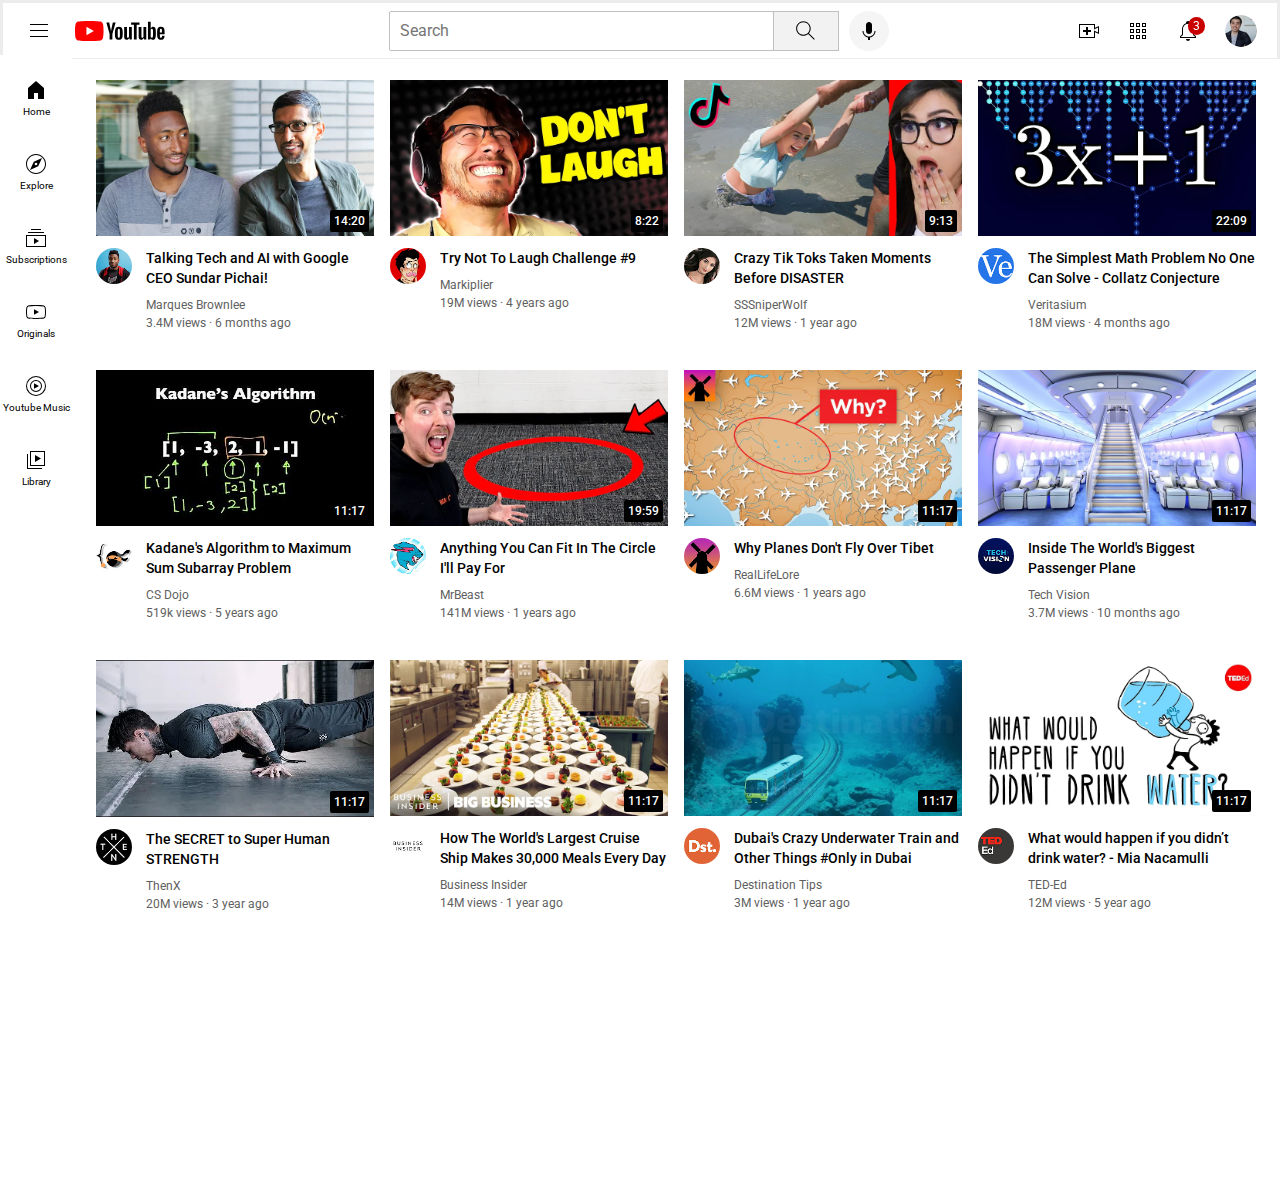
<file: index.html>
<!DOCTYPE html>
<html>
    <head>
        <title>youtube.com</title>

        <link rel="preconnect" href="https://fonts.googleapis.com">
        <link rel="preconnect" href="https://fonts.gstatic.com" crossorigin>
        <link href="https://fonts.googleapis.com/css2?family=Montserrat:wght@500&family=Roboto:wght@400;500;700&display=swap" rel="stylesheet">

        <link rel="stylesheet" href="styles/general.css">
        <link rel="stylesheet" href="styles/header.css">
        <link rel="stylesheet" href="styles/video.css">
        <link rel="stylesheet" href="styles/sidebar.css">


    </head>
    <body>
        <div class="header">
            <div class="left-section">
                <img class="hamburger-menu" 
                src="icons/hamburger-menu.svg">
                <img class="youtube-logo"
                src="icons/youtube-logo.svg">
                

            </div>
            <div class="middle-section">
                <input class="search-bar" type="text" placeholder="Search">
                <button class="search-button">
                    <img class="search-icon"  src="icons/search.svg">
                    <div class="tooltip">Search</div>
                </button>
                <button class="voice-search-button">
                    <img class="voice-search-icon" src="icons/voice-search-icon.svg">
                    <div class="tooltip">Search with your voice</div>
                </button>
            </div>
            <div class="right-section">
                <div class="upload-icon-container">
                    <img class="upload-icon" src="icons/upload.svg">
                    <div class="tooltip">Create</div>
                </div>
                <div class="app-icon-container">
                    <img class="youtube-apps-icon" src="icons/youtube-apps.svg">
                    <div class="tooltip">YouTube apps</div>

                </div>
                
                <div class="notifications-icon-container">
                    <div class="notifications-icon-container">
                    <img class="notifications-icon" src="icons/notifications.svg">
                    <div class="notifications-count">3</div>
                    <div class="tooltip">Notifications</div>
                    </div>
                </div>
                
                <img class="current-user-pic" src="profiiles/my-channel.jpeg">
            </div>
            
        </div>

        <div class="sidebar">
            <div class="sidebar-link">
                <img src="icons/home.svg">
                <div>Home</div>

            </div>
            <div class="sidebar-link">
                <img src="icons/explore.svg">
                <div>Explore</div>

            </div>
            <div class="sidebar-link">
                <img src="icons/subscriptions.svg">
                <div>Subscriptions</div>

            </div>
            <div class="sidebar-link">
                <img src="icons/originals.svg">
                <div>Originals</div>

            </div>
            <div class="sidebar-link">
                <img src="icons/youtube-music.svg">
                <div>Youtube Music</div>

            </div>
            <div class="sidebar-link">
                <img src="icons/library.svg">
                <div>Library</div>

            </div>
        

        </div>
        

        <div class="video-grid">
            <div class="video-preview">
                <div class="thumbnail-row">
                    <img class="thumbnail-1"  src="thumbnails/thumbnail-1.webp">
                    <div class="video-time">14:20</div>
                </div>
                <div class="video-info-grid">
                    <div class="channel-picture">
                        <img class="profile" src="profiiles/channel-1.jpeg">
                    </div>
                    <div class="video-info">
                        <p class="video-title" >
                            Talking Tech and AI with Google CEO Sundar Pichai!
                            </p>
                            <p class="video-creator" >
                            Marques Brownlee
                            </p>
                            <p class="views" >
                            3.4M views &#183; 6 months ago
                            </p>
                    </div>
                    
                </div>
    
            </div>
    
    
    
            <div class="video-preview">
                <div class="thumbnail-row">
                    <img class="thumbnail-1"  src="thumbnails/thumbnail-2.webp">
                    <div class="video-time">8:22</div>
                </div>
                <div class="video-info-grid">
                    <div class="channel-picture">
                        <img class="profile" src="profiiles/channel-2.jpeg">
                    </div>
                    <div class="video-info">
                        <p class="video-title" >
                            Try Not To Laugh Challenge #9
                            </p>
                            <p class="video-creator" >
                                Markiplier
                            </p>
                            <p class="views" >
                                19M views &#183; 4 years ago
                            </p>
                    </div>
                    
                </div>
    
            </div>
    
            <div class="video-preview">
                <div class="thumbnail-row">
                    <img class="thumbnail-1"  src="thumbnails/thumbnail-3.webp">
                    <div class="video-time">9:13</div>
                </div>
                <div class="video-info-grid">
                    <div class="channel-picture">
                        <img class="profile" src="profiiles/channel-3.jpeg">
                    </div>
                    <div class="video-info">
                        <p class="video-title" >
                            Crazy Tik Toks Taken Moments Before DISASTER
                            </p>
                            <p class="video-creator" >
                                SSSniperWolf
                            </p>
                            <p class="views" >
                                12M views  &#183; 1 year ago
                            </p>
                    </div>
                    
                </div>
    
            </div>
    
    
    
            <div class="video-preview">
                <div class="thumbnail-row">
                    <img class="thumbnail-1"  src="thumbnails/thumbnail-4.webp">
                    <div class="video-time">22:09</div>
                </div>
                <div class="video-info-grid">
                    <div class="channel-picture">
                        <img class="profile" src="profiiles/channel-4.jpeg">
                    </div>
                    <div class="video-info">
                        <p class="video-title" >
                            The Simplest Math Problem No One Can Solve - Collatz Conjecture
                            </p>
                            <p class="video-creator" >
                                Veritasium
                            </p>
                            <p class="views" >
                                18M views &#183; 4 months ago
                            </p>
                    </div>
                    
                </div>
    
            </div>
    
            <div class="video-preview">
                <div class="thumbnail-row">
                    <img class="thumbnail-1"  src="thumbnails/thumbnail-5.webp">
                    <div class="video-time">11:17</div>
                </div>
                <div class="video-info-grid">
                    <div class="channel-picture">
                        <img class="profile" src="profiiles/channel-5.jpeg">
                    </div>
                    <div class="video-info">
                        <p class="video-title" >
                            Kadane's Algorithm to Maximum Sum Subarray Problem
                            </p>
                            <p class="video-creator" >
                                CS Dojo
                            </p>
                            <p class="views" >
                               519k views &#183; 5 years ago
                            </p>
                    </div>
                    
                </div>
    
            </div>
    
    
    
            <div class="video-preview">
                <div class="thumbnail-row">
                    <img class="thumbnail-1"  src="thumbnails/thumbnail-6.webp">
                    <div class="video-time">19:59</div>
                </div>
                <div class="video-info-grid">
                    <div class="channel-picture">
                        <img class="profile" src="profiiles/channel-6.jpeg">
                    </div>
                    <div class="video-info">
                        <p class="video-title" >
                            Anything You Can Fit In The Circle I&apos;ll Pay For
                            </p>
                            <p class="video-creator" >
                                MrBeast
                            </p>
                            <p class="views" >
                                141M views &#183; 1 years ago
                            </p>
                    </div>
                    
                </div>
    
            </div>


            <div class="video-preview">
                <div class="thumbnail-row">
                    <img class="thumbnail-1"  src="thumbnails/thumbnail-7.webp">
                    <div class="video-time">11:17</div>
                </div>
                <div class="video-info-grid">
                    <div class="channel-picture">
                        <img class="profile" src="profiiles/channel-7.jpeg">
                    </div>
                    <div class="video-info">
                        <p class="video-title" >
                            Why Planes Don't Fly Over Tibet
                            </p>
                            <p class="video-creator" >
                                RealLifeLore
                            </p>
                            <p class="views" >
                                6.6M views &#183; 1 years ago
                            </p>
                    </div>
                    
                </div>
    
            </div>


            <div class="video-preview">
                <div class="thumbnail-row">
                    <img class="thumbnail-1"  src="thumbnails/thumbnail-8.webp">
                    <div class="video-time">11:17</div>
                </div>
                <div class="video-info-grid">
                    <div class="channel-picture">
                        <img class="profile" src="profiiles/channel-8.jpeg">
                    </div>
                    <div class="video-info">
                        <p class="video-title" >
                            Inside The World's Biggest Passenger Plane
                            </p>
                            <p class="video-creator" >
                                Tech Vision
                            </p>
                            <p class="views" >
                                3.7M views  &#183; 10 months ago
                            </p>
                    </div>
                    
                </div>
    
            </div>


            <div class="video-preview">
                <div class="thumbnail-row">
                    <img class="thumbnail-1"  src="thumbnails/thumbnail-9.webp">
                    <div class="video-time">11:17</div>
                </div>
                <div class="video-info-grid">
                    <div class="channel-picture">
                        <img class="profile" src="profiiles/channel-9.jpeg">
                    </div>
                    <div class="video-info">
                        <p class="video-title" >
                            The SECRET to Super Human STRENGTH
                            </p>
                            <p class="video-creator" >
                                ThenX
                            </p>
                            <p class="views" >
                                20M views  &#183; 3 year ago
                            </p>
                    </div>
                    
                </div>
    
            </div>


            <div class="video-preview">
                <div class="thumbnail-row">
                    <img class="thumbnail-1"  src="thumbnails/thumbnail-10.webp">
                    <div class="video-time">11:17</div>
                </div>
                <div class="video-info-grid">
                    <div class="channel-picture">
                        <img class="profile" src="profiiles/channel-10.jpeg">
                    </div>
                    <div class="video-info">
                        <p class="video-title" >
                            How The World's Largest Cruise Ship Makes 30,000 Meals Every Day
                            </p>
                            <p class="video-creator" >
                                Business Insider
                            </p>
                            <p class="views" >
                                14M views  &#183; 1 year ago
                            </p>
                    </div>
                    
                </div>
    
            </div>

            <div class="video-preview">
                <div class="thumbnail-row">
                    <img class="thumbnail-1"  src="thumbnails/thumbnail-11.webp">
                    <div class="video-time">11:17</div>
                </div>
                <div class="video-info-grid">
                    <div class="channel-picture">
                        <img class="profile" src="profiiles/channel-11.jpeg">
                    </div>
                    <div class="video-info">
                        <p class="video-title" >
                            Dubai's Crazy Underwater Train and Other Things #Only in Dubai
                            </p>
                            <p class="video-creator" >
                                Destination Tips
                            </p>
                            <p class="views" >
                                3M views  &#183; 1 year ago
                            </p>
                    </div>
                    
                </div>
    
            </div>

            <div class="video-preview">
                <div class="thumbnail-row">
                    <img class="thumbnail-1"  src="thumbnails/thumbnail-12.webp">
                    <div class="video-time">11:17</div>
                </div>
                <div class="video-info-grid">
                    <div class="channel-picture">
                        <img class="profile" src="profiiles/channel-12.jpeg">
                    </div>
                    <div class="video-info">
                        <p class="video-title" >
                            What would happen if you didn’t drink water? - Mia Nacamulli
                            </p>
                            <p class="video-creator" >
                                TED-Ed
                            </p>
                            <p class="views" >
                                12M views  &#183; 5 year ago
                            </p>
                    </div>
                    
                </div>
    
            </div>




            


        </div>




        
        
    </body>
</html>
</file>
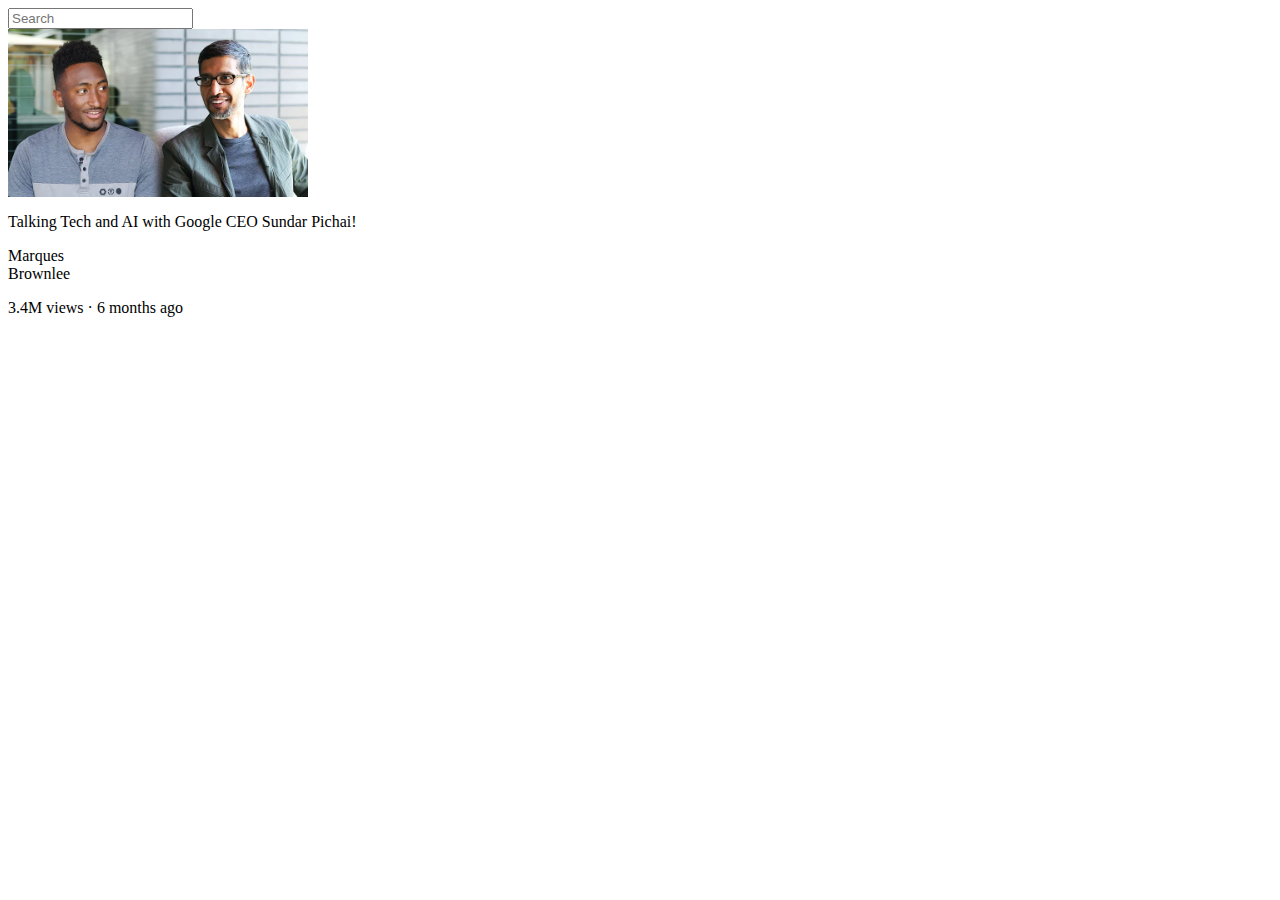
<file: thumbnails/youtube.com.html>
<!DOCTYPE html>
<!-- saved from url=(0034)http://127.0.0.1:5500/youtube.html -->
<html><head><meta http-equiv="Content-Type" content="text/html; charset=UTF-8">
        <title>youtube.com</title>
        <style>
            .thumbnail-1{
                width:300px;
                display:block;
            }
            .search-bar{

            }
            .video-creator{
                font-family:Roboto;
                width:72px;
            }

        </style>
        

    </head>
    <body>
        <input class="search-bar" type="text" placeholder="Search">
        <img class="thumbnail-1" src="./youtube.com_files/thumbnail-1.webp">
        <p class="video-title">
            Talking Tech and AI with Google CEO Sundar Pichai!
        </p>
        <p class="video-creator">
            Marques Brownlee
        </p>
        <p class="views">
            3.4M views · 6 months ago
        </p>
        
         
        

    <!-- Code injected by live-server -->
<script>
	// <![CDATA[  <-- For SVG support
	if ('WebSocket' in window) {
		(function () {
			function refreshCSS() {
				var sheets = [].slice.call(document.getElementsByTagName("link"));
				var head = document.getElementsByTagName("head")[0];
				for (var i = 0; i < sheets.length; ++i) {
					var elem = sheets[i];
					var parent = elem.parentElement || head;
					parent.removeChild(elem);
					var rel = elem.rel;
					if (elem.href && typeof rel != "string" || rel.length == 0 || rel.toLowerCase() == "stylesheet") {
						var url = elem.href.replace(/(&|\?)_cacheOverride=\d+/, '');
						elem.href = url + (url.indexOf('?') >= 0 ? '&' : '?') + '_cacheOverride=' + (new Date().valueOf());
					}
					parent.appendChild(elem);
				}
			}
			var protocol = window.location.protocol === 'http:' ? 'ws://' : 'wss://';
			var address = protocol + window.location.host + window.location.pathname + '/ws';
			var socket = new WebSocket(address);
			socket.onmessage = function (msg) {
				if (msg.data == 'reload') window.location.reload();
				else if (msg.data == 'refreshcss') refreshCSS();
			};
			if (sessionStorage && !sessionStorage.getItem('IsThisFirstTime_Log_From_LiveServer')) {
				console.log('Live reload enabled.');
				sessionStorage.setItem('IsThisFirstTime_Log_From_LiveServer', true);
			}
		})();
	}
	else {
		console.error('Upgrade your browser. This Browser is NOT supported WebSocket for Live-Reloading.');
	}
	// ]]>
</script>

</body></html>
</file>
<file: styles/general.css>
p{
    font-family: Roboto,Arial;
    margin-top: 0;
    margin-bottom: 0;
}
body{
    height: 1100px;
    margin: 0;
    padding-top: 80px;
    padding-left: 96px;
    padding-right: 24px;
    background-color: rgb(255, 255, 255);
}
</file>
<file: styles/header.css>
.header{
    
    height: 55px;
    display: flex;
    flex-direction: row;
    justify-content: space-between;
    position: fixed;
    top: 0;
    left: 0;
    right: 0;
    z-index: 100;
    background-color: rgb(255, 255, 255);
    border-bottom-width: 1px;
    border-style: solid;
    border-color: rgb(236, 236, 236);
    
}
.left-section{
    display: flex;
    align-items: center; 
}
.hamburger-menu{
    height: 24px;
    margin-left: 24px;
    margin-right: 24px;
}
.youtube-logo{
    height: 20px;

}
.middle-section{
    flex:1;
    margin-left: 70px;
    margin-right: 35px;
    max-width: 500px;
    display: flex;
    align-items: center;

}
.search-bar{
    flex:1;
    height: 36px;
    padding-left: 10px;
    font-size: 16px;
    border-width: 1px;
    border-style: solid;
    border-color: rgb(193, 192, 192);
    border-radius: 2px;
    box-shadow: inset 0px 0px 1spx 
    rgb(201, 200, 200);
    width: 0;


}
.search-bar::placeholder{
    font-family: Roboto, Arial;
    font-size: 16px;
    
}
.search-button{
    height: 40px;
    width: 66px;
    background-color: rgb(242, 242, 242);
    border-width: 1px;
    border-style: solid;
    border-color: rgb(193, 192, 192);
    margin-left: -1px;
    box-shadow: inset 0px 0px 1spx 
    rgb(201, 200, 200);
    margin-right: 10px;

    
}

.search-button,
.voice-search-button,
.upload-icon-container,
.app-icon-container,
.notifications-icon-container{
    display: flex;
    justify-content: center;
    align-items: center;
    position: relative;
}
.search-button .tooltip,
.voice-search-button .tooltip,
.upload-icon-container .tooltip,
.app-icon-container .tooltip,
.notifications-icon-container .tooltip{
    font-family: roboto,arial;
    position: absolute;
    background-color: grey;
    color: white;
    padding-top: 4px;
    padding-bottom: 4px;
    padding-right: 8px;
    padding-left: 8px;
    border-radius: 2px;
    font-size: 12px;
    bottom:-30px;
    opacity: 0;
    transition: opacity 0.15s;
    pointer-events: none;
    white-space: nowrap;
}
.search-button:hover .tooltip,
.voice-search-button:hover .tooltip,
.upload-icon-container:hover .tooltip,
.app-icon-container:hover .tooltip,
.notifications-icon-container:hover .tooltip{
    opacity: 1;

}

.search-icon{
    height: 25px;
    
}
.voice-search-button{
    height: 40px;
    width: 40px;
    border-radius: 20px;
    border: none;
    background-color: rgb(245, 245, 245);
}
.voice-search-icon{
    height: 24px;

    
}
.right-section{
    width:180px;
    margin-right: 20px;
    display: flex;
    align-items: center;
    justify-content: space-between;
    flex-shrink: 0;
}
.upload-icon{
    height:24px;
}
.youtube-apps-icon{
    height: 24px;
}
.notifications-icon{
    height: 24px;

}
.notifications-icon-container{
    position: relative;
}
.notifications-count{
    position: absolute;
    top: -2px;
    right: -5px;
    background-color: rgb(200, 0, 0);
    color: white;
    font-family: roboto,arial;
    border-radius: 11px;
    font-size: 12px;
    padding-left: 5px;
    padding-right: 5px;
    padding-top: 2px;
    padding-bottom: 2px;

}
.current-user-pic{
    height:32px;
    border-radius: 16px;
}
</file>
<file: styles/video.css>
.thumbnail-1{
    width:100%;
    
}

.video-title{
    margin-top: 0;
    font-size: 14px; font-weight :500;
    line-height: 20px;
    margin-bottom: 10px;
}

.video-info-grid{
    display: grid;
    grid-template-columns: 50px 1fr;

}

.profile{
    width:36px; border-radius: 50px;

}
.thumbnail-row{
    margin-bottom:8px;
    position:relative;
}
.video-creator,
.views{
    font-size:12px;
    color:rgb(96, 96, 96);
}
.video-creator{
    margin-bottom: 4px;
}
.video-grid{
    display:grid;
    grid-template-columns: 1fr 1fr 1fr;
    column-gap:16px;
    row-gap: 40px;
}
@media (max-width: 750px) {
    .video-grid{
        grid-template-columns: 1fr 1fr;
    }
}
@media(min-width :751px) and (max-width:999px){
    .video-time{
        grid-template-columns: 1fr 1fr 1fr;
    
    }
}   

@media (min-width :1000px){
    .video-grid{
        grid-template-columns: 1fr 1fr 1fr 1fr;
    }
}
.video-time{
    font-family: roboto,arial;
    font-size: 12px;
    font-weight: 500;
    padding-left: 4px;
    padding-right: 4px;
    padding-top: 4px;
    padding-bottom: 4px;
    border-radius: 2px;
    background-color: black;
    color: white;
    position: absolute;
    bottom: 8px;
    right: 5px;
}
</file>
<file: styles/sidebar.css>
.sidebar{
    position: fixed;
    left: 0;bottom: 0;
    top:55px;
    background-color: white;
    width: 72px;
    z-index: 200;
    padding-top: 5px;
}

.sidebar-link{
    
    height: 74px;
    display: flex;
    justify-content: center;
    align-items: center;
    flex-direction: column;
    cursor: pointer;
   
}
.sidebar-link:hover{
    background-color: rgb(234, 234, 234);

}
.sidebar-link img{
    height: 24px;
    margin-bottom: 4px;
    
}
.sidebar-link div{
    font-family: roboto,arial;
    font-size: 10px;
}
</file>
